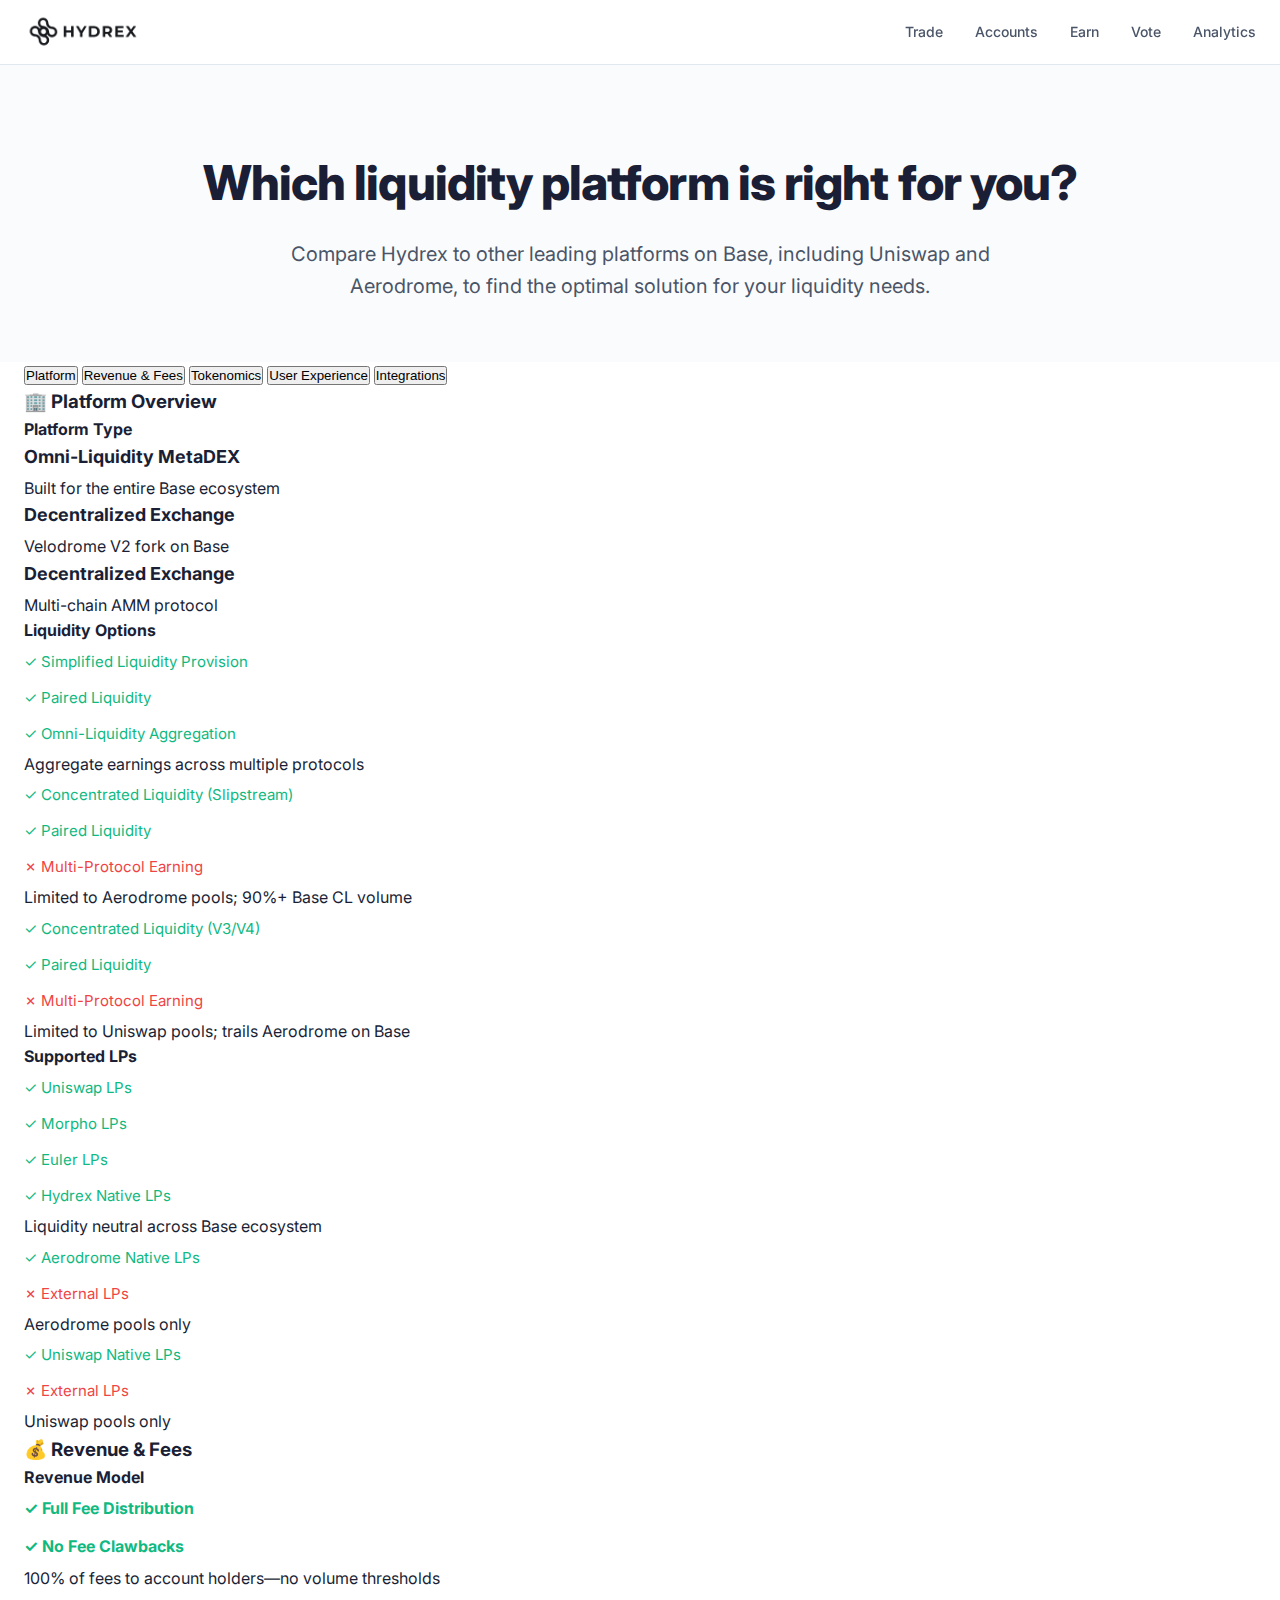
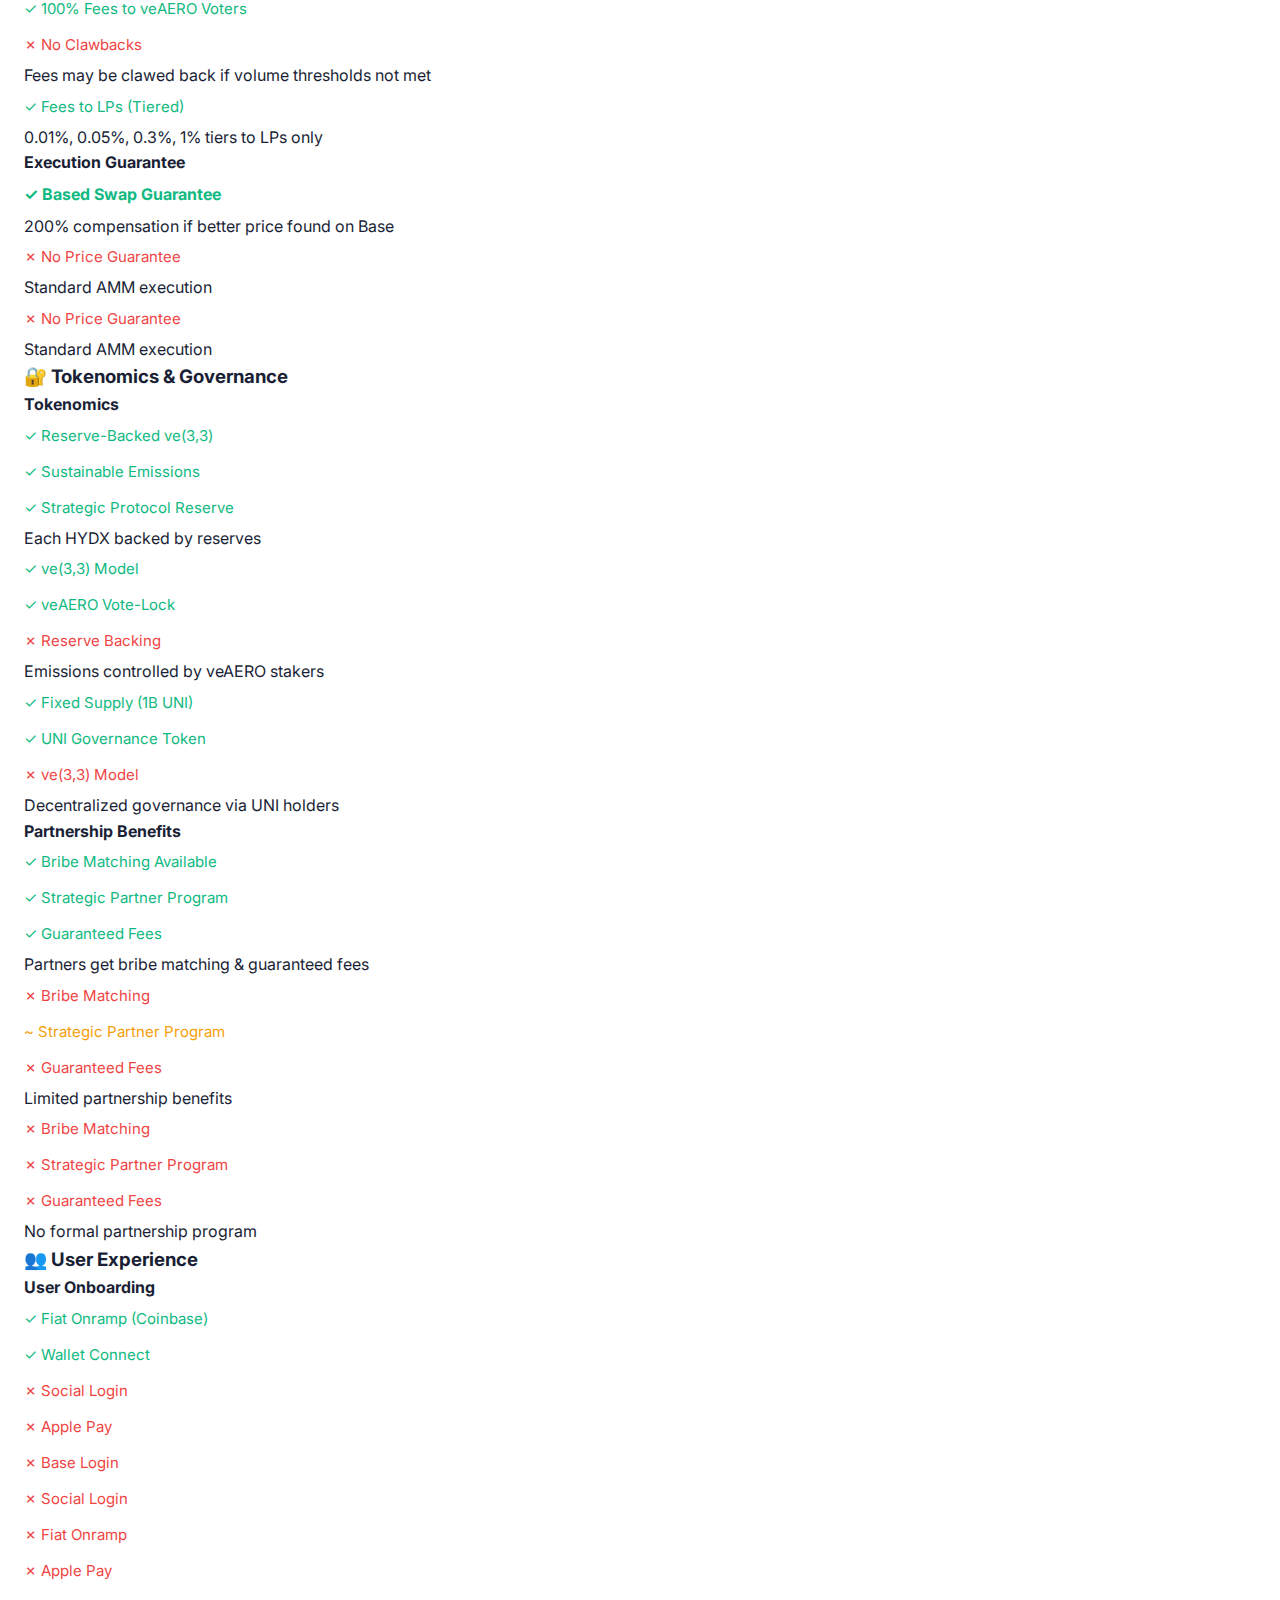
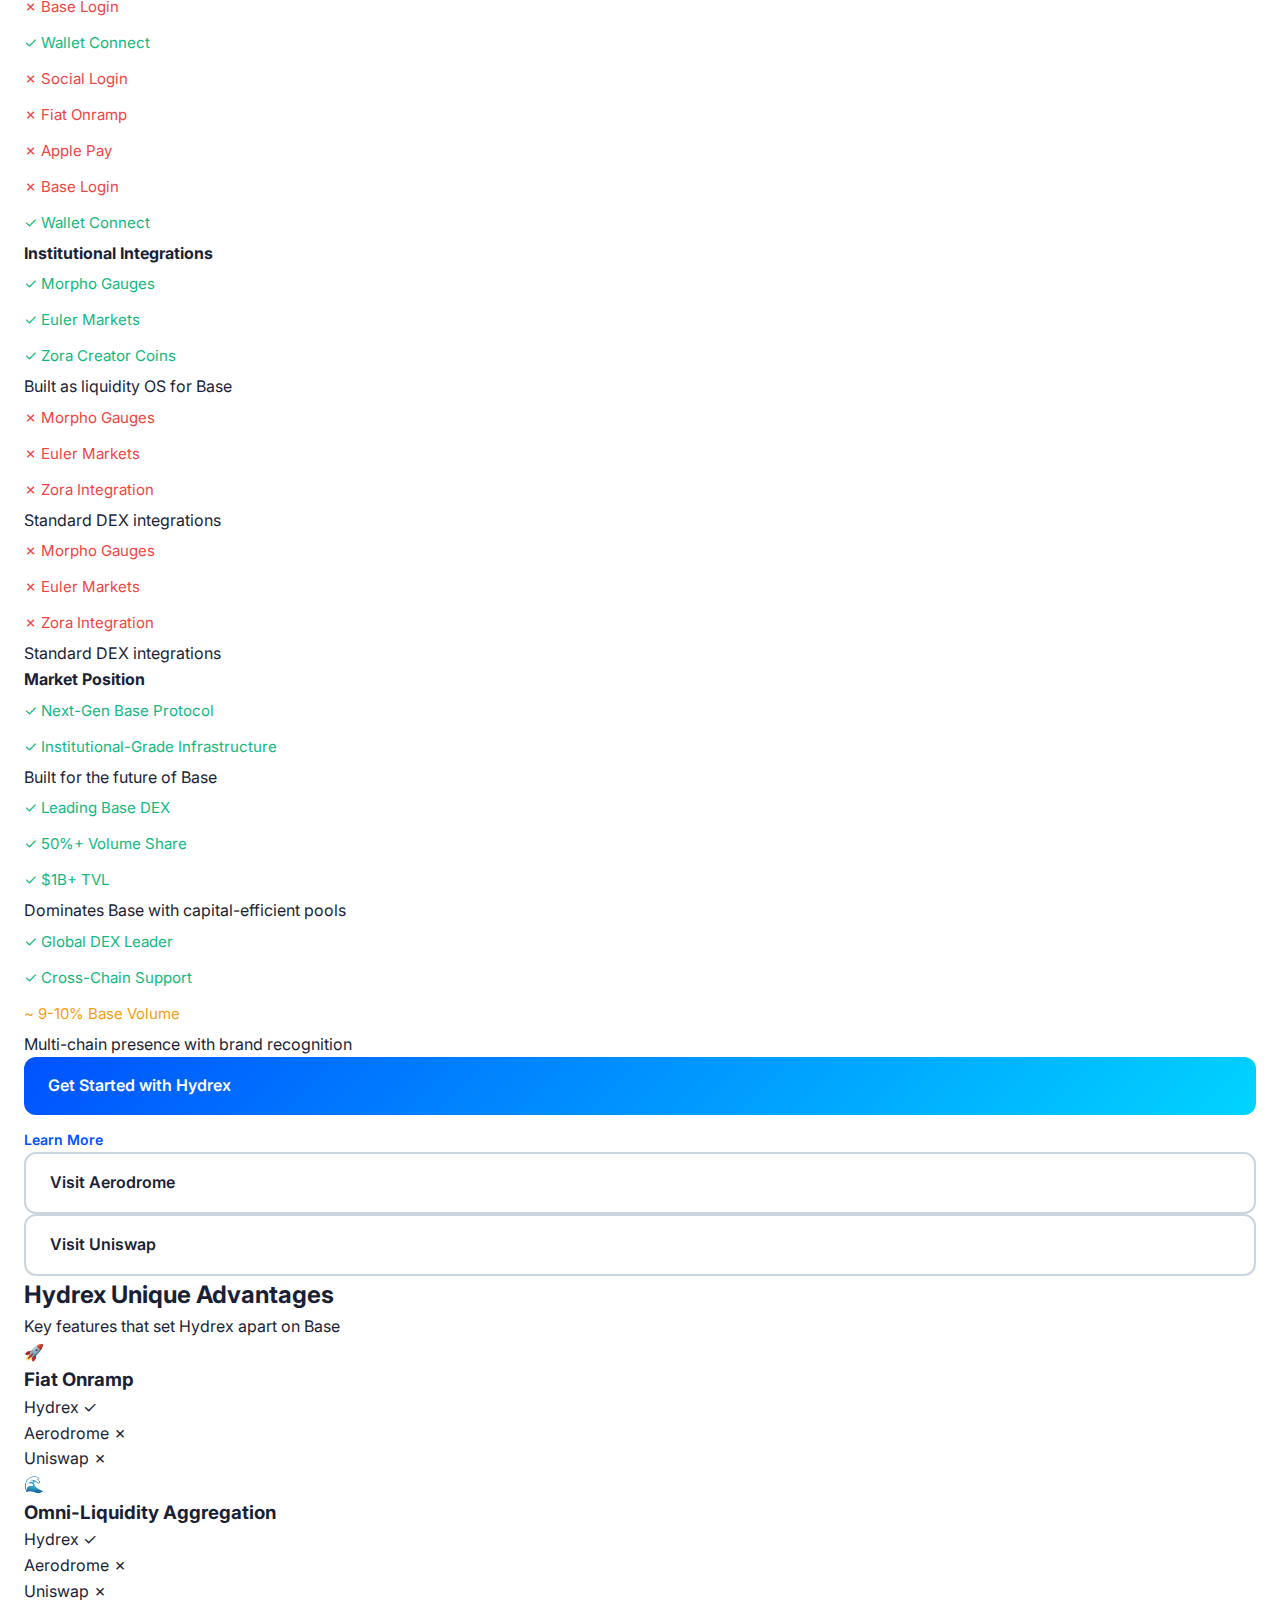
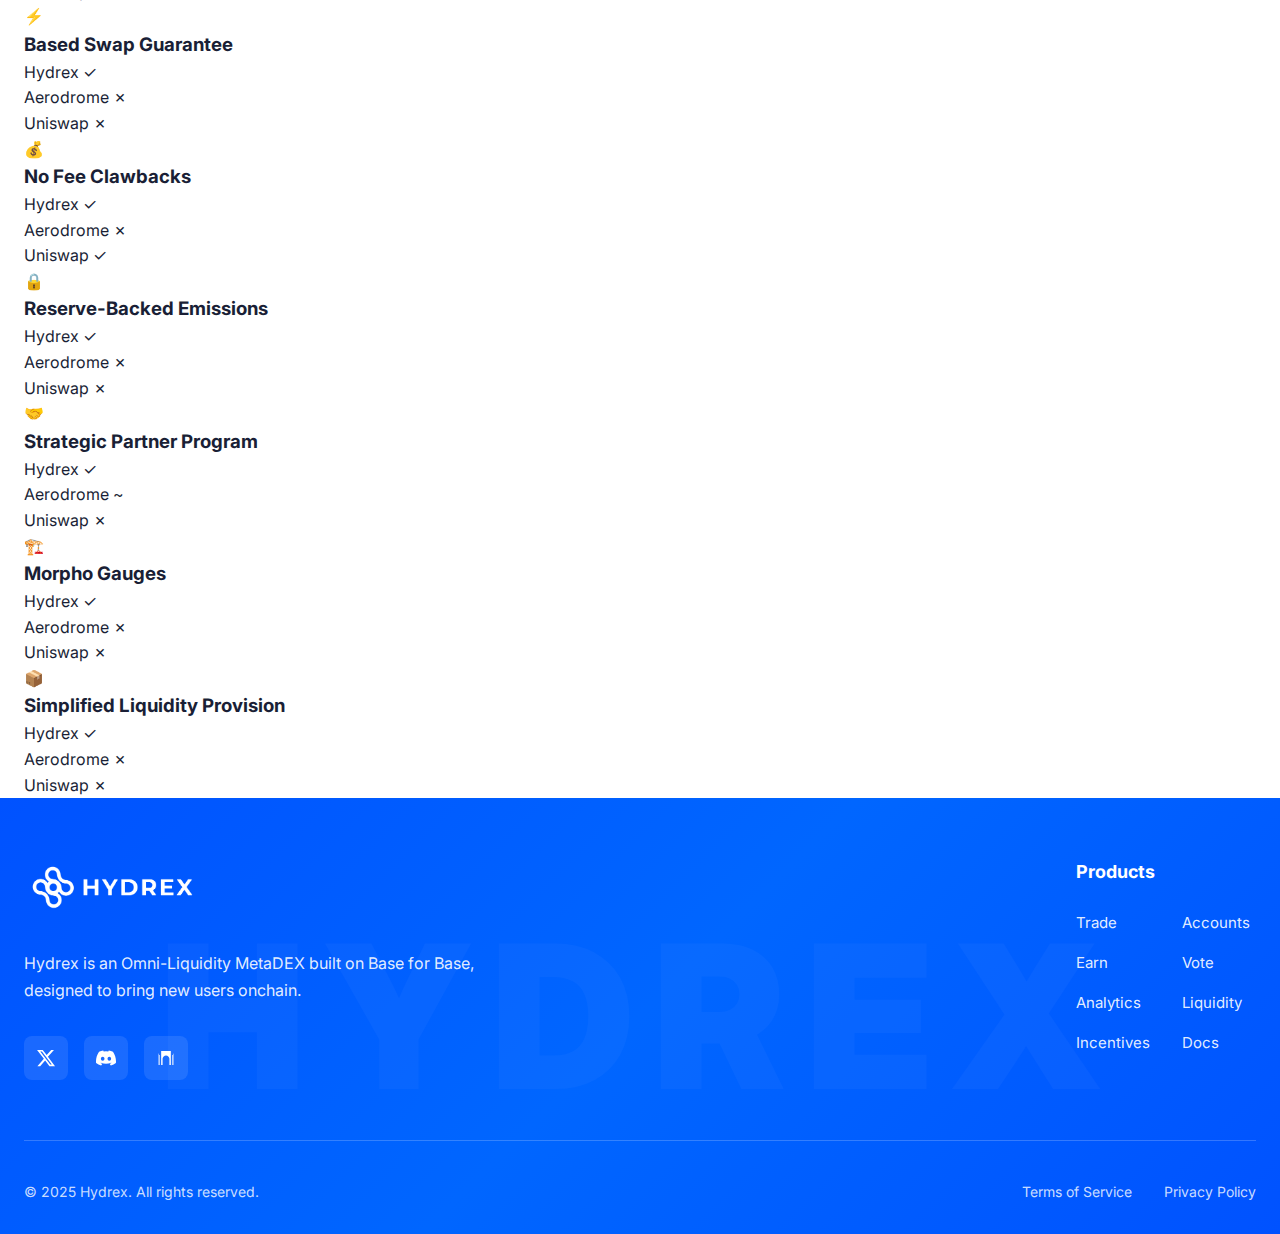
<file: index-old-backup.html>
<!DOCTYPE html>
<html lang="en">
<head>
    <meta charset="UTF-8">
    <meta name="viewport" content="width=device-width, initial-scale=1.0">
    <title>Which Liquidity Platform is Right for You? | Hydrex vs Aerodrome vs Uniswap</title>
    <meta name="description" content="Compare Hydrex, Aerodrome, and Uniswap side-by-side. Find the perfect liquidity platform for your needs on Base.">
    <link rel="icon" type="image/png" href="hydrex-logo.png">
    <link rel="apple-touch-icon" href="hydrex-logo.png">
    <link rel="stylesheet" href="comparison-styles.css">
    <link rel="preconnect" href="https://fonts.googleapis.com">
    <link rel="preconnect" href="https://fonts.gstatic.com" crossorigin>
    <link href="https://fonts.googleapis.com/css2?family=Inter:wght@300;400;500;600;700;800&display=swap" rel="stylesheet">
</head>
<body>
    <!-- Navigation -->
    <nav class="navbar">
        <div class="nav-container">
            <a href="https://hydrex.fi" class="logo">
                <img src="full-logo.png" alt="Hydrex" class="logo-full">
            </a>
            <div class="nav-links">
                <a href="https://www.hydrex.fi/swap">Trade</a>
                <a href="https://hydrex.fi/accounts">Accounts</a>
                <a href="https://www.hydrex.fi/pools">Earn</a>
                <a href="https://hydrex.fi/vote">Vote</a>
                <a href="https://hydrex.fi/analytics">Analytics</a>
            </div>
        </div>
    </nav>

    <!-- Hero Section -->
    <section class="hero-section">
        <div class="container">
            <h1>Which liquidity platform is right for you?</h1>
            <p class="hero-subtitle">Compare Hydrex to other leading platforms on Base, including Uniswap and Aerodrome, to find the optimal solution for your liquidity needs.</p>
        </div>
    </section>

    <!-- Comparison Section - Tabbed -->
    <section class="comparison-section-new">
        <div class="container">
            <!-- Comparison Tabs -->
            <div class="comparison-tabs">
                <button class="tab-button active" data-tab="platform">Platform</button>
                <button class="tab-button" data-tab="revenue">Revenue & Fees</button>
                <button class="tab-button" data-tab="tokenomics">Tokenomics</button>
                <button class="tab-button" data-tab="user-experience">User Experience</button>
                <button class="tab-button" data-tab="integrations">Integrations</button>
            </div>

            <!-- Platform Type -->
            <div class="comparison-category-header">
                <h3>🏢 Platform Overview</h3>
            </div>
            <div class="category-row">
                <div class="category-label">
                    <h4>Platform Type</h4>
                </div>
                <div class="feature-cell hydrex-cell">
                    <p class="feature-value">Omni-Liquidity MetaDEX</p>
                    <p class="feature-detail-small">Built for the entire Base ecosystem</p>
                </div>
                <div class="feature-cell">
                    <p class="feature-value">Decentralized Exchange</p>
                    <p class="feature-detail-small">Velodrome V2 fork on Base</p>
                </div>
                <div class="feature-cell">
                    <p class="feature-value">Decentralized Exchange</p>
                    <p class="feature-detail-small">Multi-chain AMM protocol</p>
                </div>
            </div>

            <!-- Liquidity Options -->
            <div class="category-row">
                <div class="category-label">
                    <h4>Liquidity Options</h4>
                </div>
                <div class="feature-cell hydrex-cell">
                    <div class="check-item">✓ Simplified Liquidity Provision</div>
                    <div class="check-item">✓ Paired Liquidity</div>
                    <div class="check-item">✓ Omni-Liquidity Aggregation</div>
                    <p class="feature-detail-small">Aggregate earnings across multiple protocols</p>
                </div>
                <div class="feature-cell">
                    <div class="check-item">✓ Concentrated Liquidity (Slipstream)</div>
                    <div class="check-item">✓ Paired Liquidity</div>
                    <div class="cross-item">✗ Multi-Protocol Earning</div>
                    <p class="feature-detail-small">Limited to Aerodrome pools; 90%+ Base CL volume</p>
                </div>
                <div class="feature-cell">
                    <div class="check-item">✓ Concentrated Liquidity (V3/V4)</div>
                    <div class="check-item">✓ Paired Liquidity</div>
                    <div class="cross-item">✗ Multi-Protocol Earning</div>
                    <p class="feature-detail-small">Limited to Uniswap pools; trails Aerodrome on Base</p>
                </div>
            </div>

            <!-- Supported Liquidity Providers -->
            <div class="category-row">
                <div class="category-label">
                    <h4>Supported LPs</h4>
                </div>
                <div class="feature-cell hydrex-cell">
                    <div class="check-item">✓ Uniswap LPs</div>
                    <div class="check-item">✓ Morpho LPs</div>
                    <div class="check-item">✓ Euler LPs</div>
                    <div class="check-item">✓ Hydrex Native LPs</div>
                    <p class="feature-detail-small">Liquidity neutral across Base ecosystem</p>
                </div>
                <div class="feature-cell">
                    <div class="check-item">✓ Aerodrome Native LPs</div>
                    <div class="cross-item">✗ External LPs</div>
                    <p class="feature-detail-small">Aerodrome pools only</p>
                </div>
                <div class="feature-cell">
                    <div class="check-item">✓ Uniswap Native LPs</div>
                    <div class="cross-item">✗ External LPs</div>
                    <p class="feature-detail-small">Uniswap pools only</p>
                </div>
            </div>

            <!-- Revenue Model -->
            <div class="comparison-category-header">
                <h3>💰 Revenue & Fees</h3>
            </div>
            <div class="category-row">
                <div class="category-label">
                    <h4>Revenue Model</h4>
                </div>
                <div class="feature-cell hydrex-cell">
                    <div class="check-item highlight">✓ Full Fee Distribution</div>
                    <div class="check-item highlight">✓ No Fee Clawbacks</div>
                    <p class="feature-detail-small">100% of fees to account holders—no volume thresholds</p>
                </div>
                <div class="feature-cell">
                    <div class="check-item">✓ 100% Fees to veAERO Voters</div>
                    <div class="cross-item">✗ No Clawbacks</div>
                    <p class="feature-detail-small">Fees may be clawed back if volume thresholds not met</p>
                </div>
                <div class="feature-cell">
                    <div class="check-item">✓ Fees to LPs (Tiered)</div>
                    <p class="feature-detail-small">0.01%, 0.05%, 0.3%, 1% tiers to LPs only</p>
                </div>
            </div>

            <!-- Execution Guarantee -->
            <div class="category-row">
                <div class="category-label">
                    <h4>Execution Guarantee</h4>
                </div>
                <div class="feature-cell hydrex-cell">
                    <div class="check-item highlight">✓ Based Swap Guarantee</div>
                    <p class="feature-detail-small">200% compensation if better price found on Base</p>
                </div>
                <div class="feature-cell">
                    <div class="cross-item">✗ No Price Guarantee</div>
                    <p class="feature-detail-small">Standard AMM execution</p>
                </div>
                <div class="feature-cell">
                    <div class="cross-item">✗ No Price Guarantee</div>
                    <p class="feature-detail-small">Standard AMM execution</p>
                </div>
            </div>

            <!-- Tokenomics -->
            <div class="comparison-category-header">
                <h3>🔐 Tokenomics & Governance</h3>
            </div>
            <div class="category-row">
                <div class="category-label">
                    <h4>Tokenomics</h4>
                </div>
                <div class="feature-cell hydrex-cell">
                    <div class="check-item">✓ Reserve-Backed ve(3,3)</div>
                    <div class="check-item">✓ Sustainable Emissions</div>
                    <div class="check-item">✓ Strategic Protocol Reserve</div>
                    <p class="feature-detail-small">Each HYDX backed by reserves</p>
                </div>
                <div class="feature-cell">
                    <div class="check-item">✓ ve(3,3) Model</div>
                    <div class="check-item">✓ veAERO Vote-Lock</div>
                    <div class="cross-item">✗ Reserve Backing</div>
                    <p class="feature-detail-small">Emissions controlled by veAERO stakers</p>
                </div>
                <div class="feature-cell">
                    <div class="check-item">✓ Fixed Supply (1B UNI)</div>
                    <div class="check-item">✓ UNI Governance Token</div>
                    <div class="cross-item">✗ ve(3,3) Model</div>
                    <p class="feature-detail-small">Decentralized governance via UNI holders</p>
                </div>
            </div>

            <!-- Partnership Benefits -->
            <div class="category-row">
                <div class="category-label">
                    <h4>Partnership Benefits</h4>
                </div>
                <div class="feature-cell hydrex-cell">
                    <div class="check-item">✓ Bribe Matching Available</div>
                    <div class="check-item">✓ Strategic Partner Program</div>
                    <div class="check-item">✓ Guaranteed Fees</div>
                    <p class="feature-detail-small">Partners get bribe matching & guaranteed fees</p>
                </div>
                <div class="feature-cell">
                    <div class="cross-item">✗ Bribe Matching</div>
                    <div class="partial-item">~ Strategic Partner Program</div>
                    <div class="cross-item">✗ Guaranteed Fees</div>
                    <p class="feature-detail-small">Limited partnership benefits</p>
                </div>
                <div class="feature-cell">
                    <div class="cross-item">✗ Bribe Matching</div>
                    <div class="cross-item">✗ Strategic Partner Program</div>
                    <div class="cross-item">✗ Guaranteed Fees</div>
                    <p class="feature-detail-small">No formal partnership program</p>
                </div>
            </div>

            <!-- User Onboarding -->
            <div class="comparison-category-header">
                <h3>👥 User Experience</h3>
            </div>
            <div class="category-row">
                <div class="category-label">
                    <h4>User Onboarding</h4>
                </div>
                <div class="feature-cell hydrex-cell">
                    <div class="check-item">✓ Fiat Onramp (Coinbase)</div>
                    <div class="check-item">✓ Wallet Connect</div>
                    <div class="cross-item">✗ Social Login</div>
                    <div class="cross-item">✗ Apple Pay</div>
                    <div class="cross-item">✗ Base Login</div>
                </div>
                <div class="feature-cell">
                    <div class="cross-item">✗ Social Login</div>
                    <div class="cross-item">✗ Fiat Onramp</div>
                    <div class="cross-item">✗ Apple Pay</div>
                    <div class="cross-item">✗ Base Login</div>
                    <div class="check-item">✓ Wallet Connect</div>
                </div>
                <div class="feature-cell">
                    <div class="cross-item">✗ Social Login</div>
                    <div class="cross-item">✗ Fiat Onramp</div>
                    <div class="cross-item">✗ Apple Pay</div>
                    <div class="cross-item">✗ Base Login</div>
                    <div class="check-item">✓ Wallet Connect</div>
                </div>
            </div>

            <!-- Institutional Integrations -->
            <div class="category-row">
                <div class="category-label">
                    <h4>Institutional Integrations</h4>
                </div>
                <div class="feature-cell hydrex-cell">
                    <div class="check-item">✓ Morpho Gauges</div>
                    <div class="check-item">✓ Euler Markets</div>
                    <div class="check-item">✓ Zora Creator Coins</div>
                    <p class="feature-detail-small">Built as liquidity OS for Base</p>
                </div>
                <div class="feature-cell">
                    <div class="cross-item">✗ Morpho Gauges</div>
                    <div class="cross-item">✗ Euler Markets</div>
                    <div class="cross-item">✗ Zora Integration</div>
                    <p class="feature-detail-small">Standard DEX integrations</p>
                </div>
                <div class="feature-cell">
                    <div class="cross-item">✗ Morpho Gauges</div>
                    <div class="cross-item">✗ Euler Markets</div>
                    <div class="cross-item">✗ Zora Integration</div>
                    <p class="feature-detail-small">Standard DEX integrations</p>
                </div>
            </div>

            <!-- Market Position -->
            <div class="category-row">
                <div class="category-label">
                    <h4>Market Position</h4>
                </div>
                <div class="feature-cell hydrex-cell">
                    <div class="check-item">✓ Next-Gen Base Protocol</div>
                    <div class="check-item">✓ Institutional-Grade Infrastructure</div>
                    <p class="feature-detail-small">Built for the future of Base</p>
                </div>
                <div class="feature-cell">
                    <div class="check-item">✓ Leading Base DEX</div>
                    <div class="check-item">✓ 50%+ Volume Share</div>
                    <div class="check-item">✓ $1B+ TVL</div>
                    <p class="feature-detail-small">Dominates Base with capital-efficient pools</p>
                </div>
                <div class="feature-cell">
                    <div class="check-item">✓ Global DEX Leader</div>
                    <div class="check-item">✓ Cross-Chain Support</div>
                    <div class="partial-item">~ 9-10% Base Volume</div>
                    <p class="feature-detail-small">Multi-chain presence with brand recognition</p>
                </div>
            </div>

            <!-- Call to Action Buttons -->
            <div class="platform-cta-row">
                <div class="category-label-cta"></div>
                <div class="cta-cell hydrex-cta">
                    <a href="https://hydrex.fi" class="btn-primary">Get Started with Hydrex</a>
                    <a href="https://docs.hydrex.fi" class="btn-link">Learn More</a>
                </div>
                <div class="cta-cell">
                    <a href="https://aerodrome.finance" class="btn-secondary" target="_blank">Visit Aerodrome</a>
                </div>
                <div class="cta-cell">
                    <a href="https://app.uniswap.org" class="btn-secondary" target="_blank">Visit Uniswap</a>
                </div>
            </div>
        </div>
    </section>

    <!-- Quick Comparison - Visual Grid -->
    <section class="quick-compare-visual">
        <div class="container">
            <h2>Hydrex Unique Advantages</h2>
            <p class="section-subtitle">Key features that set Hydrex apart on Base</p>
            
            <div class="feature-comparison-grid">
                <!-- Feature 1 -->
                <div class="feature-comparison-card">
                    <div class="feature-icon">🚀</div>
                    <h3 class="feature-name">Fiat Onramp</h3>
                    <div class="platform-checks">
                        <div class="platform-check hydrex-check">
                            <span class="platform-label">Hydrex</span>
                            <span class="check-large">✓</span>
                        </div>
                        <div class="platform-check">
                            <span class="platform-label">Aerodrome</span>
                            <span class="cross-large">✗</span>
                        </div>
                        <div class="platform-check">
                            <span class="platform-label">Uniswap</span>
                            <span class="cross-large">✗</span>
                        </div>
                    </div>
                </div>

                <!-- Feature 2 -->
                <div class="feature-comparison-card">
                    <div class="feature-icon">🌊</div>
                    <h3 class="feature-name">Omni-Liquidity Aggregation</h3>
                    <div class="platform-checks">
                        <div class="platform-check hydrex-check">
                            <span class="platform-label">Hydrex</span>
                            <span class="check-large">✓</span>
                        </div>
                        <div class="platform-check">
                            <span class="platform-label">Aerodrome</span>
                            <span class="cross-large">✗</span>
                        </div>
                        <div class="platform-check">
                            <span class="platform-label">Uniswap</span>
                            <span class="cross-large">✗</span>
                        </div>
                    </div>
                </div>

                <!-- Feature 3 -->
                <div class="feature-comparison-card">
                    <div class="feature-icon">⚡</div>
                    <h3 class="feature-name">Based Swap Guarantee</h3>
                    <div class="platform-checks">
                        <div class="platform-check hydrex-check">
                            <span class="platform-label">Hydrex</span>
                            <span class="check-large">✓</span>
                        </div>
                        <div class="platform-check">
                            <span class="platform-label">Aerodrome</span>
                            <span class="cross-large">✗</span>
                        </div>
                        <div class="platform-check">
                            <span class="platform-label">Uniswap</span>
                            <span class="cross-large">✗</span>
                        </div>
                    </div>
                </div>

                <!-- Feature 4 -->
                <div class="feature-comparison-card">
                    <div class="feature-icon">💰</div>
                    <h3 class="feature-name">No Fee Clawbacks</h3>
                    <div class="platform-checks">
                        <div class="platform-check hydrex-check">
                            <span class="platform-label">Hydrex</span>
                            <span class="check-large">✓</span>
                        </div>
                        <div class="platform-check">
                            <span class="platform-label">Aerodrome</span>
                            <span class="cross-large">✗</span>
                        </div>
                        <div class="platform-check">
                            <span class="platform-label">Uniswap</span>
                            <span class="check-large">✓</span>
                        </div>
                    </div>
                </div>

                <!-- Feature 5 -->
                <div class="feature-comparison-card">
                    <div class="feature-icon">🔒</div>
                    <h3 class="feature-name">Reserve-Backed Emissions</h3>
                    <div class="platform-checks">
                        <div class="platform-check hydrex-check">
                            <span class="platform-label">Hydrex</span>
                            <span class="check-large">✓</span>
                        </div>
                        <div class="platform-check">
                            <span class="platform-label">Aerodrome</span>
                            <span class="cross-large">✗</span>
                        </div>
                        <div class="platform-check">
                            <span class="platform-label">Uniswap</span>
                            <span class="cross-large">✗</span>
                        </div>
                    </div>
                </div>

                <!-- Feature 6 -->
                <div class="feature-comparison-card">
                    <div class="feature-icon">🤝</div>
                    <h3 class="feature-name">Strategic Partner Program</h3>
                    <div class="platform-checks">
                        <div class="platform-check hydrex-check">
                            <span class="platform-label">Hydrex</span>
                            <span class="check-large">✓</span>
                        </div>
                        <div class="platform-check">
                            <span class="platform-label">Aerodrome</span>
                            <span class="partial-large">~</span>
                        </div>
                        <div class="platform-check">
                            <span class="platform-label">Uniswap</span>
                            <span class="cross-large">✗</span>
                        </div>
                    </div>
                </div>

                <!-- Feature 7 -->
                <div class="feature-comparison-card">
                    <div class="feature-icon">🏗️</div>
                    <h3 class="feature-name">Morpho Gauges</h3>
                    <div class="platform-checks">
                        <div class="platform-check hydrex-check">
                            <span class="platform-label">Hydrex</span>
                            <span class="check-large">✓</span>
                        </div>
                        <div class="platform-check">
                            <span class="platform-label">Aerodrome</span>
                            <span class="cross-large">✗</span>
                        </div>
                        <div class="platform-check">
                            <span class="platform-label">Uniswap</span>
                            <span class="cross-large">✗</span>
                        </div>
                    </div>
                </div>

                <!-- Feature 8 -->
                <div class="feature-comparison-card">
                    <div class="feature-icon">📦</div>
                    <h3 class="feature-name">Simplified Liquidity Provision</h3>
                    <div class="platform-checks">
                        <div class="platform-check hydrex-check">
                            <span class="platform-label">Hydrex</span>
                            <span class="check-large">✓</span>
                        </div>
                        <div class="platform-check">
                            <span class="platform-label">Aerodrome</span>
                            <span class="cross-large">✗</span>
                        </div>
                        <div class="platform-check">
                            <span class="platform-label">Uniswap</span>
                            <span class="cross-large">✗</span>
                        </div>
                    </div>
                </div>
            </div>
        </div>
    </section>

    <!-- Footer -->
    <footer class="footer">
        <div class="footer-watermark">HYDREX</div>
        <div class="container">
            <div class="footer-content">
                <div class="footer-left">
                    <div class="footer-logo">
                        <img src="full-logo.png" alt="Hydrex" class="footer-logo-img">
                    </div>
                    <p class="footer-description">Hydrex is an Omni-Liquidity MetaDEX built on Base for Base, designed to bring new users onchain.</p>
                    <div class="footer-social">
                        <a href="https://twitter.com/hydrexfi" target="_blank" aria-label="Twitter">
                            <svg width="24" height="24" viewBox="0 0 24 24" fill="currentColor"><path d="M18.244 2.25h3.308l-7.227 8.26 8.502 11.24H16.17l-5.214-6.817L4.99 21.75H1.68l7.73-8.835L1.254 2.25H8.08l4.713 6.231zm-1.161 17.52h1.833L7.084 4.126H5.117z"/></svg>
                        </a>
                        <a href="https://discord.gg/hydrex" target="_blank" aria-label="Discord">
                            <svg width="24" height="24" viewBox="0 0 24 24" fill="currentColor"><path d="M20.317 4.37a19.791 19.791 0 0 0-4.885-1.515a.074.074 0 0 0-.079.037c-.21.375-.444.864-.608 1.25a18.27 18.27 0 0 0-5.487 0a12.64 12.64 0 0 0-.617-1.25a.077.077 0 0 0-.079-.037A19.736 19.736 0 0 0 3.677 4.37a.07.07 0 0 0-.032.027C.533 9.046-.32 13.58.099 18.057a.082.082 0 0 0 .031.057a19.9 19.9 0 0 0 5.993 3.03a.078.078 0 0 0 .084-.028a14.09 14.09 0 0 0 1.226-1.994a.076.076 0 0 0-.041-.106a13.107 13.107 0 0 1-1.872-.892a.077.077 0 0 1-.008-.128a10.2 10.2 0 0 0 .372-.292a.074.074 0 0 1 .077-.01c3.928 1.793 8.18 1.793 12.062 0a.074.074 0 0 1 .078.01c.12.098.246.198.373.292a.077.077 0 0 1-.006.127a12.299 12.299 0 0 1-1.873.892a.077.077 0 0 0-.041.107c.36.698.772 1.362 1.225 1.993a.076.076 0 0 0 .084.028a19.839 19.839 0 0 0 6.002-3.03a.077.077 0 0 0 .032-.054c.5-5.177-.838-9.674-3.549-13.66a.061.061 0 0 0-.031-.03zM8.02 15.33c-1.183 0-2.157-1.085-2.157-2.419c0-1.333.956-2.419 2.157-2.419c1.21 0 2.176 1.096 2.157 2.42c0 1.333-.956 2.418-2.157 2.418zm7.975 0c-1.183 0-2.157-1.085-2.157-2.419c0-1.333.955-2.419 2.157-2.419c1.21 0 2.176 1.096 2.157 2.42c0 1.333-.946 2.418-2.157 2.418z"/></svg>
                        </a>
                        <a href="https://warpcast.com/hydrex" target="_blank" aria-label="Farcaster">
                            <svg width="20" height="20" viewBox="0 0 1000 1000" fill="currentColor"><path d="M257.778 155.556H742.222V844.444H671.111V528.889H670.414C662.554 441.677 589.258 373.333 500 373.333C410.742 373.333 337.446 441.677 329.586 528.889H328.889V844.444H257.778V155.556Z"/><path d="M128.889 253.333L157.778 351.111H182.222V844.444H128.889V253.333Z"/><path d="M871.111 253.333L842.222 351.111H817.778V844.444H871.111V253.333Z"/></svg>
                        </a>
                    </div>
                </div>
                <div class="footer-right">
                    <h4 class="footer-heading">Products</h4>
                    <div class="footer-links-grid">
                        <a href="https://www.hydrex.fi/swap">Trade</a>
                        <a href="https://hydrex.fi/accounts">Accounts</a>
                        <a href="https://www.hydrex.fi/pools">Earn</a>
                        <a href="https://hydrex.fi/vote">Vote</a>
                        <a href="https://hydrex.fi/analytics">Analytics</a>
                        <a href="https://hydrex.fi/liquidity">Liquidity</a>
                        <a href="https://hydrex.fi/incentives">Incentives</a>
                        <a href="https://docs.hydrex.fi">Docs</a>
                    </div>
                </div>
            </div>
            <div class="footer-bottom">
                <p>© 2025 Hydrex. All rights reserved.</p>
                <div class="footer-legal">
                    <a href="https://hydrex.fi/terms">Terms of Service</a>
                    <a href="https://hydrex.fi/privacy">Privacy Policy</a>
                </div>
            </div>
        </div>
    </footer>

    <script src="comparison-script.js"></script>
</body>
</html>
</file>
<file: comparison-styles.css>
/* Reset and Base Styles */
* {
    margin: 0;
    padding: 0;
    box-sizing: border-box;
}

:root {
    /* Hydrex Brand Colors */
    --primary-blue: #0052FF;
    --primary-blue-dark: #0039B3;
    --accent-teal: #00D4FF;
    --accent-cyan: #00E5E5;
    --background-white: #FFFFFF;
    --background-light: #F5F7FA;
    --background-lighter: #FAFBFC;
    --text-primary: #1A1F36;
    --text-secondary: #4A5568;
    --text-light: #718096;
    --border-light: #E2E8F0;
    --border-medium: #CBD5E0;
    --success-green: #10B981;
    --error-red: #EF4444;
    --warning-orange: #F59E0B;
    --gradient-primary: linear-gradient(135deg, #0052FF 0%, #00D4FF 100%);
    --shadow-sm: 0 1px 3px rgba(0, 0, 0, 0.05);
    --shadow-md: 0 4px 6px rgba(0, 0, 0, 0.07);
    --shadow-lg: 0 10px 20px rgba(0, 0, 0, 0.1);
    --shadow-xl: 0 20px 40px rgba(0, 0, 0, 0.12);
}

body {
    font-family: 'Inter', -apple-system, BlinkMacSystemFont, 'Segoe UI', 'Helvetica Neue', Arial, sans-serif;
    line-height: 1.6;
    color: var(--text-primary);
    background-color: var(--background-white);
    -webkit-font-smoothing: antialiased;
    -moz-osx-font-smoothing: grayscale;
}

.container {
    max-width: 1400px;
    margin: 0 auto;
    padding: 0 24px;
}

/* Navigation */
.navbar {
    background: rgba(255, 255, 255, 0.95);
    backdrop-filter: blur(20px);
    border-bottom: 1px solid var(--border-light);
    position: sticky;
    top: 0;
    z-index: 1000;
}

.nav-container {
    max-width: 1400px;
    margin: 0 auto;
    padding: 0 24px;
    display: flex;
    justify-content: space-between;
    align-items: center;
    height: 64px;
}

.logo {
    display: flex;
    align-items: center;
    text-decoration: none;
}

.logo-full {
    height: 40px;
    width: auto;
}

.nav-links {
    display: flex;
    gap: 32px;
    align-items: center;
}

.nav-links a {
    text-decoration: none;
    color: var(--text-secondary);
    font-size: 14px;
    font-weight: 500;
    transition: color 0.2s ease;
}

.nav-links a:hover {
    color: var(--primary-blue);
}

.cta-nav {
    background: var(--gradient-primary);
    color: white !important;
    padding: 8px 16px;
    border-radius: 20px;
    font-weight: 600;
}

/* Hero Section */
.hero-section {
    text-align: center;
    padding: 80px 0 60px;
    background: var(--background-lighter);
}

.hero-section h1 {
    font-size: 48px;
    font-weight: 800;
    color: var(--text-primary);
    margin-bottom: 16px;
    letter-spacing: -0.02em;
}

.hero-subtitle {
    font-size: 20px;
    color: var(--text-secondary);
    max-width: 700px;
    margin: 0 auto;
}

/* Comparison Section */
.comparison-section {
    padding: 80px 0;
    background: var(--background-white);
}

.comparison-grid {
    display: grid;
    grid-template-columns: repeat(3, 1fr);
    gap: 24px;
    margin-top: 40px;
}

/* Platform Cards */
.platform-card {
    background: var(--background-white);
    border: 2px solid var(--border-light);
    border-radius: 24px;
    overflow: hidden;
    transition: all 0.3s ease;
    display: flex;
    flex-direction: column;
}

.platform-card:hover {
    border-color: var(--border-medium);
    box-shadow: var(--shadow-lg);
    transform: translateY(-4px);
}

.hydrex-card {
    border-color: var(--primary-blue);
    border-width: 3px;
    box-shadow: var(--shadow-lg);
}

.hydrex-card:hover {
    border-color: var(--primary-blue);
    box-shadow: var(--shadow-xl);
}

/* Card Header */
.card-header {
    padding: 32px 24px 24px;
    text-align: center;
    background: var(--background-lighter);
    border-bottom: 1px solid var(--border-light);
}

.hydrex-card .card-header {
    background: linear-gradient(135deg, rgba(0, 82, 255, 0.05) 0%, rgba(0, 212, 255, 0.05) 100%);
}

.platform-badge {
    display: inline-block;
    padding: 6px 12px;
    border-radius: 12px;
    font-size: 12px;
    font-weight: 600;
    background: var(--background-white);
    color: var(--text-secondary);
    border: 1px solid var(--border-light);
    margin-bottom: 16px;
}

.platform-badge.recommended {
    background: var(--gradient-primary);
    color: white;
    border: none;
}

.platform-name {
    font-size: 32px;
    font-weight: 800;
    color: var(--text-primary);
    margin-bottom: 8px;
}

.platform-tagline {
    font-size: 16px;
    color: var(--text-secondary);
    margin-bottom: 24px;
}

.platform-visual {
    margin: 24px 0;
    min-height: 120px;
    display: flex;
    align-items: center;
    justify-content: center;
}

.platform-logo {
    width: 120px;
    height: 120px;
    object-fit: cover;
    margin: 0 auto;
    border-radius: 50%;
    border: 3px solid var(--border-light);
}

.platform-icon {
    width: 120px;
    height: 120px;
    margin: 0 auto;
    border-radius: 50%;
    display: flex;
    align-items: center;
    justify-content: center;
    font-size: 48px;
    font-weight: 800;
    color: white;
}

.logo-svg {
    width: 100%;
    height: 100%;
}

.hydrex-icon {
    background: var(--gradient-primary);
}

.aerodrome-icon {
    background: linear-gradient(135deg, #7B3FE4 0%, #4D7CFE 100%);
}

.uniswap-icon {
    background: linear-gradient(135deg, #FF007A 0%, #7B3FE4 100%);
}

.icon-text {
    display: block;
}

/* Card Body */
.card-body {
    padding: 32px 24px;
    flex: 1;
}

.feature-section {
    margin-bottom: 32px;
    padding-bottom: 24px;
    border-bottom: 1px solid var(--border-light);
}

.feature-section:last-child {
    border-bottom: none;
    margin-bottom: 0;
}

.feature-section h4 {
    font-size: 14px;
    font-weight: 700;
    text-transform: uppercase;
    letter-spacing: 0.05em;
    color: var(--text-light);
    margin-bottom: 12px;
}

.feature-value {
    font-size: 18px;
    font-weight: 700;
    color: var(--text-primary);
    margin-bottom: 4px;
}

.feature-detail {
    font-size: 14px;
    color: var(--text-secondary);
    line-height: 1.5;
}

.feature-highlight {
    font-size: 14px;
    color: var(--primary-blue);
    font-weight: 600;
    padding: 8px 12px;
    background: rgba(0, 82, 255, 0.05);
    border-radius: 8px;
    margin-top: 8px;
}

.check-item,
.cross-item,
.partial-item {
    font-size: 15px;
    padding: 6px 0;
    display: flex;
    align-items: center;
    gap: 8px;
}

.check-item {
    color: var(--success-green);
}

.check-item.highlight {
    font-weight: 700;
    font-size: 16px;
}

.cross-item {
    color: var(--error-red);
}

.partial-item {
    color: var(--warning-orange);
}

.feature-list {
    list-style: none;
    padding: 0;
    margin-top: 12px;
}

.feature-list li {
    padding: 6px 0;
    padding-left: 20px;
    position: relative;
    font-size: 14px;
    color: var(--text-secondary);
}

.feature-list li::before {
    content: '•';
    position: absolute;
    left: 8px;
    color: var(--primary-blue);
    font-weight: bold;
}

/* Card Footer */
.card-footer {
    padding: 24px;
    background: var(--background-lighter);
    border-top: 1px solid var(--border-light);
    text-align: center;
}

.hydrex-card .card-footer {
    background: linear-gradient(135deg, rgba(0, 82, 255, 0.05) 0%, rgba(0, 212, 255, 0.05) 100%);
}

.btn-primary {
    display: block;
    width: 100%;
    padding: 16px 24px;
    background: var(--gradient-primary);
    color: white;
    text-decoration: none;
    border-radius: 12px;
    font-weight: 600;
    font-size: 16px;
    transition: all 0.2s ease;
    margin-bottom: 12px;
}

.btn-primary:hover {
    transform: translateY(-2px);
    box-shadow: 0 8px 16px rgba(0, 82, 255, 0.25);
}

.btn-secondary {
    display: block;
    width: 100%;
    padding: 16px 24px;
    background: var(--background-white);
    color: var(--text-primary);
    text-decoration: none;
    border-radius: 12px;
    font-weight: 600;
    font-size: 16px;
    border: 2px solid var(--border-medium);
    transition: all 0.2s ease;
}

.btn-secondary:hover {
    border-color: var(--text-primary);
    background: var(--background-light);
}

.btn-link {
    display: inline-block;
    color: var(--primary-blue);
    text-decoration: none;
    font-size: 14px;
    font-weight: 600;
}

.btn-link:hover {
    text-decoration: underline;
}

/* Quick Comparison Table */
.quick-compare-section {
    padding: 80px 0;
    background: var(--background-lighter);
}

.quick-compare-section h2 {
    text-align: center;
    font-size: 40px;
    font-weight: 800;
    color: var(--text-primary);
    margin-bottom: 48px;
}

.table-scroll {
    overflow-x: auto;
    border-radius: 16px;
    box-shadow: var(--shadow-md);
}

.quick-compare-table {
    width: 100%;
    background: var(--background-white);
    border-collapse: collapse;
}

.quick-compare-table thead {
    background: var(--background-light);
    border-bottom: 2px solid var(--border-medium);
}

.quick-compare-table th {
    padding: 20px;
    text-align: left;
    font-weight: 700;
    font-size: 16px;
    color: var(--text-primary);
}

.quick-compare-table th.hydrex-col {
    background: linear-gradient(135deg, rgba(0, 82, 255, 0.1) 0%, rgba(0, 212, 255, 0.1) 100%);
    color: var(--primary-blue);
}

.quick-compare-table td {
    padding: 16px 20px;
    border-bottom: 1px solid var(--border-light);
    font-size: 15px;
}

.quick-compare-table td.hydrex-col {
    background: linear-gradient(135deg, rgba(0, 82, 255, 0.03) 0%, rgba(0, 212, 255, 0.03) 100%);
    font-weight: 600;
}

.quick-compare-table tbody tr:hover {
    background: var(--background-lighter);
}

.quick-compare-table .check {
    color: var(--success-green);
    font-size: 20px;
    font-weight: bold;
}

.quick-compare-table .cross {
    color: var(--error-red);
    font-size: 20px;
    font-weight: bold;
}

.quick-compare-table .partial {
    color: var(--warning-orange);
    font-size: 20px;
    font-weight: bold;
}

/* Why Hydrex Section */
.why-hydrex-section {
    padding: 80px 0;
    background: var(--background-white);
}

.why-hydrex-section h2 {
    text-align: center;
    font-size: 40px;
    font-weight: 800;
    color: var(--text-primary);
    margin-bottom: 48px;
}

.benefits-grid {
    display: grid;
    grid-template-columns: repeat(3, 1fr);
    gap: 32px;
}

.benefit-card {
    padding: 32px;
    background: var(--background-lighter);
    border-radius: 16px;
    text-align: center;
    transition: all 0.3s ease;
}

.benefit-card:hover {
    transform: translateY(-4px);
    box-shadow: var(--shadow-md);
}

.benefit-icon {
    font-size: 56px;
    margin-bottom: 16px;
}

.benefit-card h3 {
    font-size: 20px;
    font-weight: 700;
    color: var(--text-primary);
    margin-bottom: 12px;
}

.benefit-card p {
    font-size: 15px;
    color: var(--text-secondary);
    line-height: 1.6;
}

/* Final CTA Section */
.final-cta-section {
    padding: 100px 0;
    background: linear-gradient(135deg, #0A0E27 0%, #1A1F36 100%);
    color: white;
    text-align: center;
}

.final-cta-section h2 {
    font-size: 48px;
    font-weight: 800;
    margin-bottom: 16px;
    background: linear-gradient(135deg, #FFFFFF 0%, #00D4FF 100%);
    -webkit-background-clip: text;
    -webkit-text-fill-color: transparent;
    background-clip: text;
}

.final-cta-section p {
    font-size: 20px;
    color: rgba(255, 255, 255, 0.9);
    margin-bottom: 40px;
}

.cta-buttons {
    display: flex;
    gap: 16px;
    justify-content: center;
    flex-wrap: wrap;
}

.btn-cta-primary {
    padding: 18px 40px;
    background: var(--gradient-primary);
    color: white;
    text-decoration: none;
    border-radius: 12px;
    font-weight: 700;
    font-size: 18px;
    transition: all 0.2s ease;
    display: inline-block;
}

.btn-cta-primary:hover {
    transform: translateY(-2px);
    box-shadow: 0 12px 24px rgba(0, 82, 255, 0.3);
}

.btn-cta-secondary {
    padding: 18px 40px;
    background: rgba(255, 255, 255, 0.1);
    color: white;
    text-decoration: none;
    border-radius: 12px;
    font-weight: 700;
    font-size: 18px;
    border: 2px solid rgba(255, 255, 255, 0.2);
    transition: all 0.2s ease;
    display: inline-block;
}

.btn-cta-secondary:hover {
    background: rgba(255, 255, 255, 0.15);
    border-color: rgba(255, 255, 255, 0.3);
}

/* Footer */
.footer {
    background: linear-gradient(135deg, #0052FF 0%, #0066FF 50%, #0052FF 100%);
    color: white;
    padding: 60px 0 30px;
    position: relative;
    overflow: hidden;
}

.footer-watermark {
    position: absolute;
    font-size: 200px;
    font-weight: 900;
    color: rgba(255, 255, 255, 0.03);
    letter-spacing: 20px;
    top: 50%;
    left: 50%;
    transform: translate(-50%, -50%);
    white-space: nowrap;
    pointer-events: none;
    z-index: 0;
}

.footer .container {
    position: relative;
    z-index: 1;
}

.footer-content {
    display: flex;
    justify-content: space-between;
    gap: 80px;
    margin-bottom: 60px;
}

.footer-left {
    flex: 1;
    max-width: 500px;
}

.footer-logo {
    margin-bottom: 24px;
}

.footer-logo-img {
    height: 60px;
    width: auto;
    filter: brightness(0) invert(1);
}

.footer-description {
    font-size: 16px;
    color: rgba(255, 255, 255, 0.9);
    line-height: 1.7;
    margin-bottom: 32px;
}

.footer-social {
    display: flex;
    gap: 16px;
}

.footer-social a {
    width: 44px;
    height: 44px;
    display: flex;
    align-items: center;
    justify-content: center;
    background: rgba(255, 255, 255, 0.1);
    border-radius: 8px;
    color: white;
    transition: all 0.3s ease;
}

.footer-social a:hover {
    background: rgba(255, 255, 255, 0.2);
    transform: translateY(-2px);
}

.footer-social svg {
    width: 20px;
    height: 20px;
}

.footer-right {
    flex: 0 0 auto;
}

.footer-heading {
    font-size: 18px;
    font-weight: 700;
    color: white;
    margin-bottom: 24px;
}

.footer-links-grid {
    display: grid;
    grid-template-columns: repeat(2, 1fr);
    gap: 16px 32px;
}

.footer-links-grid a {
    color: rgba(255, 255, 255, 0.9);
    text-decoration: none;
    font-size: 15px;
    transition: color 0.2s ease;
}

.footer-links-grid a:hover {
    color: white;
}

.footer-bottom {
    padding-top: 40px;
    border-top: 1px solid rgba(255, 255, 255, 0.2);
    color: rgba(255, 255, 255, 0.8);
    font-size: 14px;
    display: flex;
    justify-content: space-between;
    align-items: center;
}

.footer-legal {
    display: flex;
    gap: 32px;
}

.footer-legal a {
    color: rgba(255, 255, 255, 0.8);
    text-decoration: none;
    font-size: 14px;
    transition: color 0.2s ease;
}

.footer-legal a:hover {
    color: white;
}

/* Smooth Scrolling */
html {
    scroll-behavior: smooth;
}

/* Responsive Design */
@media (max-width: 1200px) {
    .comparison-grid {
        grid-template-columns: 1fr;
        gap: 32px;
    }
    
    .platform-card {
        max-width: 600px;
        margin: 0 auto;
    }
    
    .benefits-grid {
        grid-template-columns: repeat(2, 1fr);
    }
}

@media (max-width: 768px) {
    .hero-section h1 {
        font-size: 36px;
    }
    
    .hero-subtitle {
        font-size: 18px;
    }
    
    .nav-links a {
        display: none;
    }
    
    .benefits-grid {
        grid-template-columns: 1fr;
    }
    
    .footer-content {
        flex-direction: column;
        gap: 40px;
    }
    
    .footer-left {
        max-width: 100%;
    }
    
    .footer-links-grid {
        grid-template-columns: 1fr;
    }
    
    .footer-bottom {
        flex-direction: column;
        gap: 16px;
        text-align: center;
    }
    
    .final-cta-section h2 {
        font-size: 36px;
    }
    
    .cta-buttons {
        flex-direction: column;
        width: 100%;
        max-width: 400px;
        margin: 0 auto;
    }
    
    .btn-cta-primary,
    .btn-cta-secondary {
        width: 100%;
    }
}

@media (max-width: 480px) {
    .hero-section h1 {
        font-size: 28px;
    }
    
    .platform-name {
        font-size: 28px;
    }
    
    .platform-icon {
        width: 100px;
        height: 100px;
        font-size: 40px;
    }
    
    .footer-grid {
        grid-template-columns: 1fr;
    }
}

/* Animation */
@keyframes fadeInUp {
    from {
        opacity: 0;
        transform: translateY(30px);
    }
    to {
        opacity: 1;
        transform: translateY(0);
    }
}

.platform-card {
    animation: fadeInUp 0.6s ease-out;
}

.benefit-card {
    animation: fadeInUp 0.6s ease-out;
}
</file>
